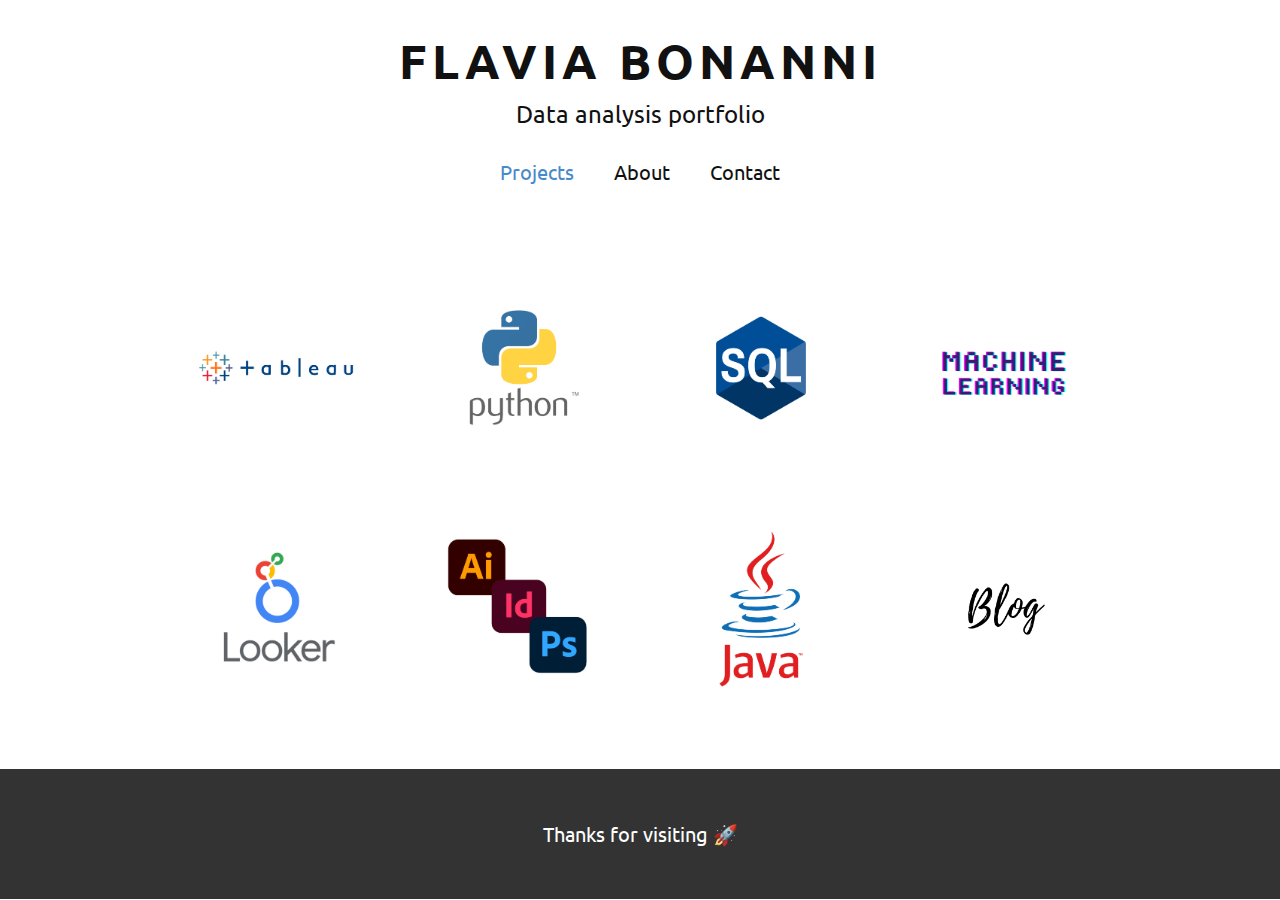
<file: index.html>
<!DOCTYPE html>
<html style="font-size: 16px;" lang="it"><head>
    <meta name="viewport" content="width=device-width, initial-scale=1.0">
    <meta charset="utf-8">
    <meta name="keywords" content="Flavia Bonanni">
    <meta name="description" content="">
    <title>Projects</title>
    <link rel="stylesheet" href="nicepage.css" media="screen">
<link rel="stylesheet" href="Projects.css" media="screen">
    <script class="u-script" type="text/javascript" src="jquery.js" defer=""></script>
    <script class="u-script" type="text/javascript" src="nicepage.js" defer=""></script>
    <meta name="generator" content="Nicepage 5.10.8, nicepage.com">
    <link id="u-theme-google-font" rel="stylesheet" href="https://fonts.googleapis.com/css?family=Ubuntu:300,300i,400,400i,500,500i,700,700i|Open+Sans:300,300i,400,400i,500,500i,600,600i,700,700i,800,800i">
    <link id="u-page-google-font" rel="stylesheet" href="https://fonts.googleapis.com/css?family=Ubuntu:300,300i,400,400i,500,500i,700,700i">
    
    
    <script type="application/ld+json">{
		"@context": "http://schema.org",
		"@type": "Organization",
		"name": "Portfolio_2"
}</script>
    <meta name="theme-color" content="#478ac9">
    <meta property="og:title" content="Projects">
    <meta property="og:type" content="website">
  <meta data-intl-tel-input-cdn-path="intlTelInput/">
  </head>
  <body data-home-page="Projects.html" data-home-page-title="Projects" class="u-body u-xl-mode" data-lang="it"><header class="u-clearfix u-header u-header" id="sec-6bba"><div class="u-clearfix u-sheet u-sheet-1">
        <h2 class="u-align-center u-custom-font u-font-ubuntu u-text u-text-default-lg u-text-default-md u-text-default-sm u-text-default-xl u-text-1">Flavia Bonanni</h2>
        <h4 class="u-text u-text-default-lg u-text-default-md u-text-default-sm u-text-default-xl u-text-2">Data analysis portfolio</h4>
        <nav class="u-align-center u-menu u-menu-one-level u-offcanvas u-menu-1">
          <div class="menu-collapse u-custom-font u-font-ubuntu" style="font-size: 1.25rem; letter-spacing: 0px;">
            <a class="u-button-style u-custom-left-right-menu-spacing u-custom-padding-bottom u-custom-top-bottom-menu-spacing u-nav-link u-text-active-palette-1-base u-text-hover-palette-2-base" href="#">
              <svg class="u-svg-link" viewBox="0 0 24 24"><use xmlns:xlink="http://www.w3.org/1999/xlink" xlink:href="#menu-hamburger"></use></svg>
              <svg class="u-svg-content" version="1.1" id="menu-hamburger" viewBox="0 0 16 16" x="0px" y="0px" xmlns:xlink="http://www.w3.org/1999/xlink" xmlns="http://www.w3.org/2000/svg"><g><rect y="1" width="16" height="2"></rect><rect y="7" width="16" height="2"></rect><rect y="13" width="16" height="2"></rect>
</g></svg>
            </a>
          </div>
          <div class="u-custom-menu u-nav-container">
            <ul class="u-custom-font u-font-ubuntu u-nav u-unstyled u-nav-1"><li class="u-nav-item"><a class="u-button-style u-nav-link u-text-active-palette-1-base u-text-hover-palette-2-base" href="Projects.html" style="padding: 10px 20px;">Projects</a>
</li><li class="u-nav-item"><a class="u-button-style u-nav-link u-text-active-palette-1-base u-text-hover-palette-2-base" href="About.html" style="padding: 10px 20px;">About</a>
</li><li class="u-nav-item"><a class="u-button-style u-nav-link u-text-active-palette-1-base u-text-hover-palette-2-base" href="Contact.html" style="padding: 10px 20px;">Contact</a>
</li></ul>
          </div>
          <div class="u-custom-menu u-nav-container-collapse">
            <div class="u-black u-container-style u-inner-container-layout u-opacity u-opacity-95 u-sidenav">
              <div class="u-inner-container-layout u-sidenav-overflow">
                <div class="u-menu-close"></div>
                <ul class="u-align-center u-nav u-popupmenu-items u-unstyled u-nav-2"><li class="u-nav-item"><a class="u-button-style u-nav-link" href="Projects.html">Projects</a>
</li><li class="u-nav-item"><a class="u-button-style u-nav-link" href="About.html">About</a>
</li><li class="u-nav-item"><a class="u-button-style u-nav-link" href="Contact.html">Contact</a>
</li></ul>
              </div>
            </div>
            <div class="u-black u-menu-overlay u-opacity u-opacity-70"></div>
          </div>
        </nav>
      </div></header>
    <section class="u-clearfix u-container-align-center-md u-white u-section-1" id="carousel_853a">
      <div class="u-container-style u-expanded-width u-group u-shape-rectangle u-video u-video-1">
        <div class="u-background-video u-expanded" style="">
          <div class="embed-responsive embed-responsive-1" id="video-container">
            <iframe style="position: absolute;top: 0;left: 0;width: 100%;height: 100%;" class="embed-responsive-item" src="https://www.youtube.com/embed/BqFSHbzSs7U?playlist=BqFSHbzSs7U&amp;loop=1&amp;mute=1&amp;showinfo=0&amp;controls=0&amp;start=0&amp;autoplay=1" data-autoplay="1" frameborder="0" allowfullscreen=""></iframe>
			<div class="mobile-background"></div>
          </div>
        </div>
        <div class="u-container-layout u-valign-middle u-container-layout-1">
          <div class="u-list u-list-1">
            <div class="u-repeater u-repeater-1">
              <div class="u-container-style u-list-item u-repeater-item">
                <div class="u-container-layout u-similar-container u-valign-top u-container-layout-2">
                  <img class="u-hover-feature u-image u-image-circle u-image-contain u-preserve-proportions u-image-1" src="images/11.png" alt="" data-image-width="1063" data-image-height="1063" data-href="https://public.tableau.com/app/profile/flavia.bonanni">
                </div>
              </div>
              <div class="u-container-style u-list-item u-repeater-item">
                <div class="u-container-layout u-similar-container u-valign-top u-container-layout-3">
                  <img class="u-hover-feature u-image u-image-circle u-image-contain u-preserve-proportions u-image-2" src="images/21.png" alt="" data-image-width="1063" data-image-height="1063" data-href="https://github.com/flbonanni/python">
                </div>
              </div>
              <div class="u-container-style u-list-item u-repeater-item">
                <div class="u-container-layout u-similar-container u-valign-top u-container-layout-4">
                  <img class="u-hover-feature u-image u-image-circle u-image-contain u-preserve-proportions u-image-3" src="images/31.png" alt="" data-image-width="1063" data-image-height="1063" data-href="https://github.com/flbonanni/SQL">
                </div>
              </div>
              <div class="u-container-style u-list-item u-repeater-item">
                <div class="u-container-layout u-similar-container u-valign-top u-container-layout-5">
                  <img class="u-hover-feature u-image u-image-circle u-image-contain u-preserve-proportions u-image-4" src="images/61.png" alt="" data-image-width="1063" data-image-height="1063" data-href="https://github.com/flbonanni/machine_learning">
                </div>
              </div>
              <div class="u-container-style u-list-item u-repeater-item">
                <div class="u-container-layout u-similar-container u-valign-top u-container-layout-6">
                  <img class="u-hover-feature u-image u-image-circle u-image-contain u-preserve-proportions u-image-5" src="images/81.png" alt="" data-image-width="1063" data-image-height="1063" data-href="https://lookerstudio.google.com/reporting/197f3d64-51ec-4d4a-9408-16b51b52ba1a">
                </div>
              </div>
              <div class="u-container-style u-list-item u-repeater-item">
                <div class="u-container-layout u-similar-container u-valign-top u-container-layout-7">
                  <img class="u-hover-feature u-image u-image-circle u-image-contain u-preserve-proportions u-image-6" src="images/glow9.png" alt="" data-image-width="1063" data-image-height="1063" data-href="https://flavia-portfolio.tumblr.com/">
                </div>
              </div>
              <div class="u-container-style u-list-item u-repeater-item">
                <div class="u-container-layout u-similar-container u-valign-top u-container-layout-8">
                  <img class="u-hover-feature u-image u-image-circle u-image-contain u-preserve-proportions u-image-7" src="images/91.png" alt="" data-image-width="1063" data-image-height="1063" data-href="https://github.com/flbonanni/metodologie_bonanni.1187711">
                </div>
              </div>
              <div class="u-container-style u-list-item u-repeater-item">
                <div class="u-container-layout u-similar-container u-valign-top u-container-layout-9">
                  <img class="u-hover-feature u-image u-image-circle u-image-contain u-preserve-proportions u-image-8" src="images/glow91.png" alt="" data-image-width="340" data-image-height="340" data-href="https://flaviabonanni.wordpress.com/">
                </div>
              </div>
            </div>
          </div>
        </div>
      </div>
      
      
      
      
      
      
      
      
      
      
      
      
      
      
      
      
      
      
      
    </section>
    
    
    <footer class="u-align-center u-clearfix u-footer u-grey-80 u-footer" id="sec-ad99"><div class="u-clearfix u-sheet u-sheet-1">
        <p class="u-custom-font u-font-ubuntu u-small-text u-text u-text-variant u-text-1">Thanks for visiting 🚀</p>
      </div></footer>
  
</body></html>
</file>
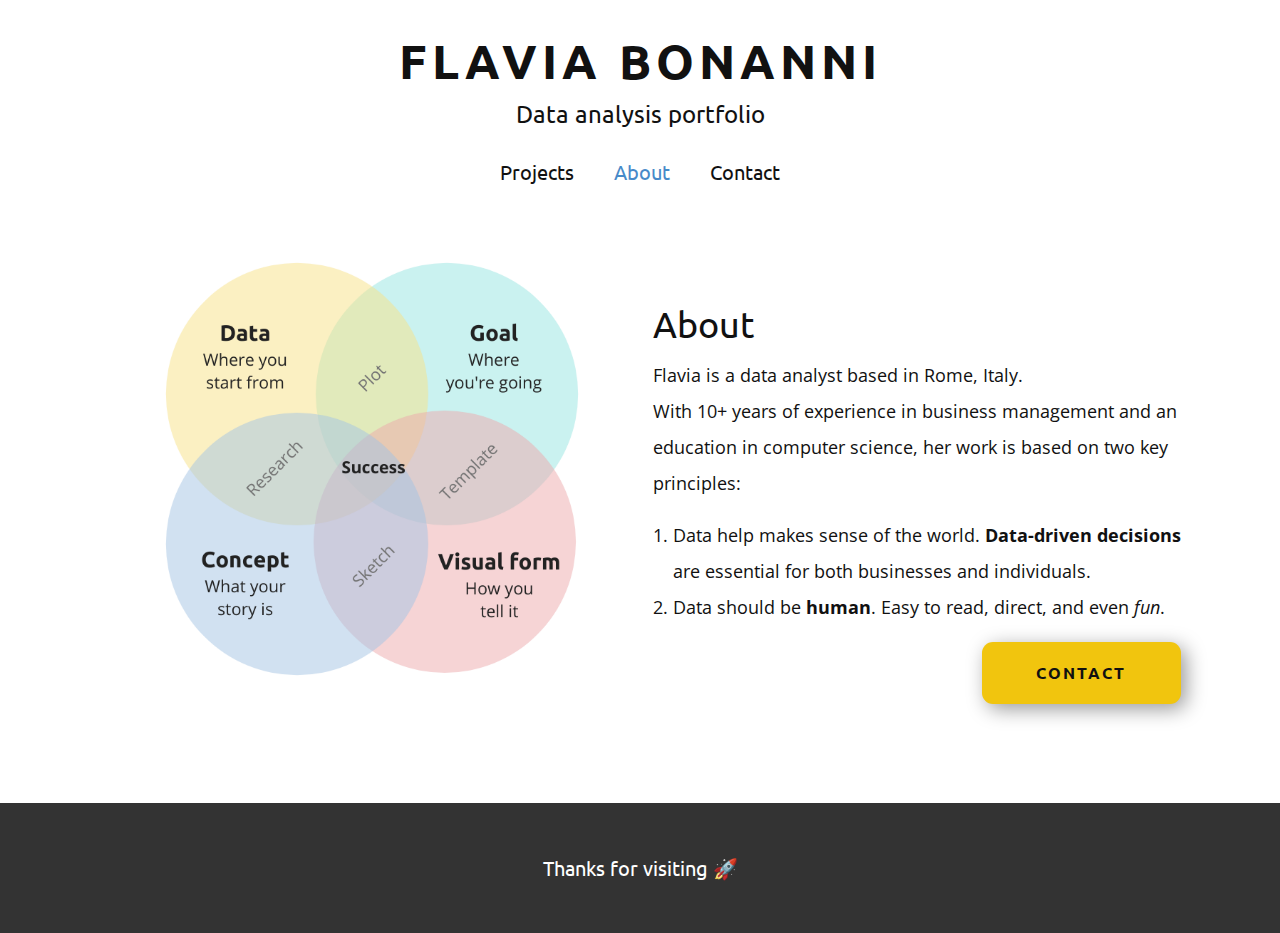
<file: About.html>
<!DOCTYPE html>
<html style="font-size: 16px;" lang="it"><head>
    <meta name="viewport" content="width=device-width, initial-scale=1.0">
    <meta charset="utf-8">
    <meta name="keywords" content="Flavia Bonanni, About">
    <meta name="description" content="">
    <title>About</title>
    <link rel="stylesheet" href="nicepage.css" media="screen">
<link rel="stylesheet" href="About.css" media="screen">
    <script class="u-script" type="text/javascript" src="jquery.js" defer=""></script>
    <script class="u-script" type="text/javascript" src="nicepage.js" defer=""></script>
    <meta name="generator" content="Nicepage 5.10.8, nicepage.com">
    <link id="u-theme-google-font" rel="stylesheet" href="https://fonts.googleapis.com/css?family=Ubuntu:300,300i,400,400i,500,500i,700,700i|Open+Sans:300,300i,400,400i,500,500i,600,600i,700,700i,800,800i">
    <link id="u-page-google-font" rel="stylesheet" href="https://fonts.googleapis.com/css?family=Ubuntu:300,300i,400,400i,500,500i,700,700i">
    
    
    <script type="application/ld+json">{
		"@context": "http://schema.org",
		"@type": "Organization",
		"name": "Portfolio_2"
}</script>
    <meta name="theme-color" content="#478ac9">
    <meta property="og:title" content="About">
    <meta property="og:type" content="website">
  <meta data-intl-tel-input-cdn-path="intlTelInput/"></head>
  <body class="u-body u-xl-mode" data-lang="it"><header class="u-clearfix u-header u-header" id="sec-6bba"><div class="u-clearfix u-sheet u-sheet-1">
        <h2 class="u-align-center u-custom-font u-font-ubuntu u-text u-text-default-lg u-text-default-md u-text-default-sm u-text-default-xl u-text-1">Flavia Bonanni</h2>
        <h4 class="u-text u-text-default-lg u-text-default-md u-text-default-sm u-text-default-xl u-text-2">Data analysis portfolio</h4>
        <nav class="u-align-center u-menu u-menu-one-level u-offcanvas u-menu-1">
          <div class="menu-collapse u-custom-font u-font-ubuntu" style="font-size: 1.25rem; letter-spacing: 0px;">
            <a class="u-button-style u-custom-left-right-menu-spacing u-custom-padding-bottom u-custom-top-bottom-menu-spacing u-nav-link u-text-active-palette-1-base u-text-hover-palette-2-base" href="#">
              <svg class="u-svg-link" viewBox="0 0 24 24"><use xmlns:xlink="http://www.w3.org/1999/xlink" xlink:href="#menu-hamburger"></use></svg>
              <svg class="u-svg-content" version="1.1" id="menu-hamburger" viewBox="0 0 16 16" x="0px" y="0px" xmlns:xlink="http://www.w3.org/1999/xlink" xmlns="http://www.w3.org/2000/svg"><g><rect y="1" width="16" height="2"></rect><rect y="7" width="16" height="2"></rect><rect y="13" width="16" height="2"></rect>
</g></svg>
            </a>
          </div>
          <div class="u-custom-menu u-nav-container">
            <ul class="u-custom-font u-font-ubuntu u-nav u-unstyled u-nav-1"><li class="u-nav-item"><a class="u-button-style u-nav-link u-text-active-palette-1-base u-text-hover-palette-2-base" href="Projects.html" style="padding: 10px 20px;">Projects</a>
</li><li class="u-nav-item"><a class="u-button-style u-nav-link u-text-active-palette-1-base u-text-hover-palette-2-base" href="About.html" style="padding: 10px 20px;">About</a>
</li><li class="u-nav-item"><a class="u-button-style u-nav-link u-text-active-palette-1-base u-text-hover-palette-2-base" href="Contact.html" style="padding: 10px 20px;">Contact</a>
</li></ul>
          </div>
          <div class="u-custom-menu u-nav-container-collapse">
            <div class="u-black u-container-style u-inner-container-layout u-opacity u-opacity-95 u-sidenav">
              <div class="u-inner-container-layout u-sidenav-overflow">
                <div class="u-menu-close"></div>
                <ul class="u-align-center u-nav u-popupmenu-items u-unstyled u-nav-2"><li class="u-nav-item"><a class="u-button-style u-nav-link" href="Projects.html">Projects</a>
</li><li class="u-nav-item"><a class="u-button-style u-nav-link" href="About.html">About</a>
</li><li class="u-nav-item"><a class="u-button-style u-nav-link" href="Contact.html">Contact</a>
</li></ul>
              </div>
            </div>
            <div class="u-black u-menu-overlay u-opacity u-opacity-70"></div>
          </div>
        </nav>
      </div></header>
    <section class="u-clearfix u-section-1" id="carousel_8452">
      <div class="u-clearfix u-sheet u-sheet-1">
        <div class="u-container-style u-group u-shape-rectangle u-group-1">
          <div class="u-container-layout u-container-layout-1">
            <img class="u-image u-image-contain u-image-default u-preserve-proportions u-image-1" src="images/MarketingMix4CerchiDiagrammadiVenn10001000px.png" alt="" data-image-width="800" data-image-height="800">
          </div>
        </div>
		<div class="mobile-only-br">
		<br>
		<br>
		<br>
		<br>
		<br>
		<br>
		<br>
		<br></div>
        <div class="u-container-style u-group u-shape-rectangle u-group-2">
          <div class="u-container-layout u-container-layout-2">
            <h3 class="u-align-left u-text u-text-1">About</h3>
            <p class="u-align-left u-text u-text-2">Flavia is a data analyst based in Rome, Italy.<br>With 10+ years of experience in business management and an education in computer science, her work is based on two key principles:<br>
            </p>
            <ol class="u-align-left u-text u-text-3">
              <li>Data help makes sense of the world. <span style="font-weight: 700;">Data-driven decisions</span> are essential for both businesses and individuals.
              </li>
              <li>Data should be <span style="font-weight: 700;">human</span>. Easy to read, direct, and even <span style="font-style: italic;">fun</span>.
              </li>
            </ol>
            <a href="Contact.html" class="u-active-black u-align-left u-border-2 u-border-grey-75 u-btn u-btn-round u-button-style u-custom-font u-font-ubuntu u-hover-black u-palette-3-base u-radius-11 u-text-body-color u-text-hover-white u-btn-1" target="_blank">contact</a>
          </div>
        </div>
      </div>
    </section>
    
    
    <footer class="u-align-center u-clearfix u-footer u-grey-80 u-footer" id="sec-ad99"><div class="u-clearfix u-sheet u-sheet-1">
        <p class="u-custom-font u-font-ubuntu u-small-text u-text u-text-variant u-text-1">Thanks for visiting 🚀</p>
      </div></footer>
  
</body></html>
</file>
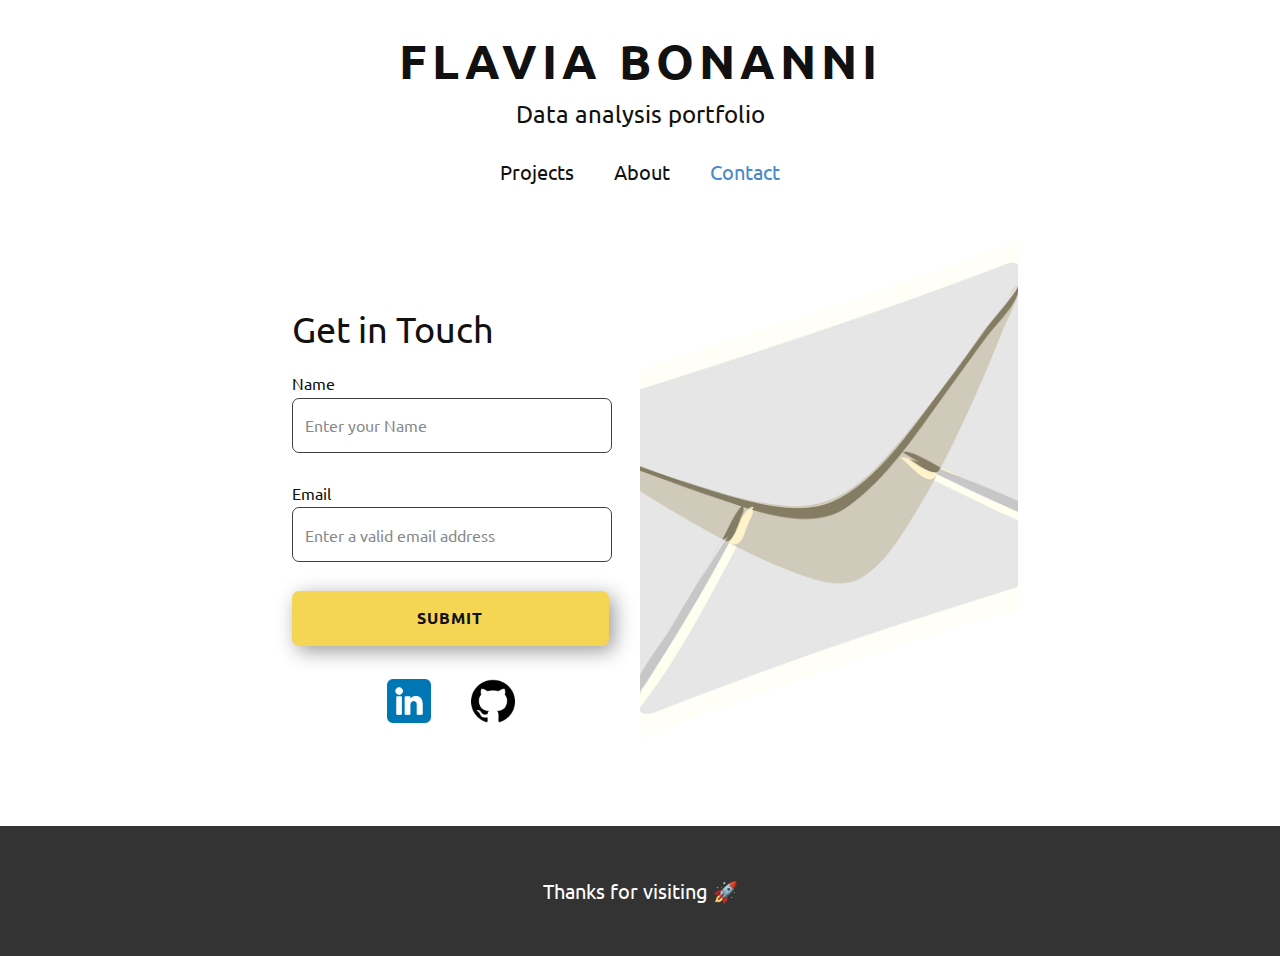
<file: Contact.html>
<!DOCTYPE html>
<html style="font-size: 16px;" lang="it"><head>
    <meta name="viewport" content="width=device-width, initial-scale=1.0">
    <meta charset="utf-8">
    <meta name="keywords" content="Flavia Bonanni, ​Get in Touch">
    <meta name="description" content="">
    <title>Contact</title>
    <link rel="stylesheet" href="nicepage.css" media="screen">
<link rel="stylesheet" href="Contact.css" media="screen">
    <script class="u-script" type="text/javascript" src="jquery.js" defer=""></script>
    <script class="u-script" type="text/javascript" src="nicepage.js" defer=""></script>
    <meta name="generator" content="Nicepage 5.10.8, nicepage.com">
    <meta name="referrer" content="origin">
    <link id="u-theme-google-font" rel="stylesheet" href="https://fonts.googleapis.com/css?family=Ubuntu:300,300i,400,400i,500,500i,700,700i|Open+Sans:300,300i,400,400i,500,500i,600,600i,700,700i,800,800i">
    <link id="u-page-google-font" rel="stylesheet" href="https://fonts.googleapis.com/css?family=Ubuntu:300,300i,400,400i,500,500i,700,700i">
    
    
    <script type="application/ld+json">{
		"@context": "http://schema.org",
		"@type": "Organization",
		"name": "Portfolio_2"
}</script>
    <meta name="theme-color" content="#478ac9">
    <meta property="og:title" content="Contact">
    <meta property="og:type" content="website">
  <meta data-intl-tel-input-cdn-path="intlTelInput/"></head>
  <body class="u-body u-xl-mode" data-lang="it"><header class="u-clearfix u-header u-header" id="sec-6bba"><div class="u-clearfix u-sheet u-sheet-1">
        <h2 class="u-align-center u-custom-font u-font-ubuntu u-text u-text-default-lg u-text-default-md u-text-default-sm u-text-default-xl u-text-1">Flavia Bonanni</h2>
        <h4 class="u-text u-text-default-lg u-text-default-md u-text-default-sm u-text-default-xl u-text-2">Data analysis portfolio</h4>
        <nav class="u-align-center u-menu u-menu-one-level u-offcanvas u-menu-1">
          <div class="menu-collapse u-custom-font u-font-ubuntu" style="font-size: 1.25rem; letter-spacing: 0px;">
            <a class="u-button-style u-custom-left-right-menu-spacing u-custom-padding-bottom u-custom-top-bottom-menu-spacing u-nav-link u-text-active-palette-1-base u-text-hover-palette-2-base" href="#">
              <svg class="u-svg-link" viewBox="0 0 24 24"><use xmlns:xlink="http://www.w3.org/1999/xlink" xlink:href="#menu-hamburger"></use></svg>
              <svg class="u-svg-content" version="1.1" id="menu-hamburger" viewBox="0 0 16 16" x="0px" y="0px" xmlns:xlink="http://www.w3.org/1999/xlink" xmlns="http://www.w3.org/2000/svg"><g><rect y="1" width="16" height="2"></rect><rect y="7" width="16" height="2"></rect><rect y="13" width="16" height="2"></rect>
</g></svg>
            </a>
          </div>
          <div class="u-custom-menu u-nav-container">
            <ul class="u-custom-font u-font-ubuntu u-nav u-unstyled u-nav-1"><li class="u-nav-item"><a class="u-button-style u-nav-link u-text-active-palette-1-base u-text-hover-palette-2-base" href="Projects.html" style="padding: 10px 20px;">Projects</a>
</li><li class="u-nav-item"><a class="u-button-style u-nav-link u-text-active-palette-1-base u-text-hover-palette-2-base" href="About.html" style="padding: 10px 20px;">About</a>
</li><li class="u-nav-item"><a class="u-button-style u-nav-link u-text-active-palette-1-base u-text-hover-palette-2-base" href="Contact.html" style="padding: 10px 20px;">Contact</a>
</li></ul>
          </div>
          <div class="u-custom-menu u-nav-container-collapse">
            <div class="u-black u-container-style u-inner-container-layout u-opacity u-opacity-95 u-sidenav">
              <div class="u-inner-container-layout u-sidenav-overflow">
                <div class="u-menu-close"></div>
                <ul class="u-align-center u-nav u-popupmenu-items u-unstyled u-nav-2"><li class="u-nav-item"><a class="u-button-style u-nav-link" href="Projects.html">Projects</a>
</li><li class="u-nav-item"><a class="u-button-style u-nav-link" href="About.html">About</a>
</li><li class="u-nav-item"><a class="u-button-style u-nav-link" href="Contact.html">Contact</a>
</li></ul>
              </div>
            </div>
            <div class="u-black u-menu-overlay u-opacity u-opacity-70"></div>
          </div>
        </nav>
      </div></header>
    <section class="u-clearfix u-section-1" id="carousel_16a5">
      <div class="u-clearfix u-sheet u-sheet-1">
        <div class="u-clearfix u-layout-wrap u-layout-wrap-1">
          <div class="u-layout">
            <div class="u-layout-row">
              <div class="u-align-left u-container-style u-layout-cell u-size-30 u-white u-layout-cell-1">
                <div class="u-container-layout u-valign-bottom u-container-layout-1">
                  <h3 class="u-align-left u-text u-text-1"> Get in Touch</h3>
                  <div class="u-align-left u-form u-form-1">
                    <form action="https://forms.nicepagesrv.com/v2/form/process" class="u-clearfix u-form-spacing-28 u-form-vertical u-inner-form" style="padding: 0px;" source="email" name="form">
                      <div class="u-form-group u-form-name u-label-top">
                        <label for="name-5a14" class="u-custom-font u-font-ubuntu u-label" wfd-invisible="true">Name</label>
                        <input type="text" placeholder="Enter your Name" id="name-5a14" name="name" class="u-border-grey-75 u-custom-font u-font-ubuntu u-input u-input-rectangle u-none u-radius-7 u-input-1" required="">
                      </div>
                      <div class="u-form-email u-form-group u-label-top">
                        <label for="email-5a14" class="u-custom-font u-font-ubuntu u-label" wfd-invisible="true">Email</label>
                        <input type="email" placeholder="Enter a valid email address" id="email-5a14" name="email" class="u-border-grey-75 u-custom-font u-font-ubuntu u-input u-input-rectangle u-none u-radius-7 u-input-2" required="">
                      </div>
                      <div class="u-align-left u-form-group u-form-submit u-label-top">
                        <input type="submit" value="submit" class="u-form-control-hidden" wfd-invisible="true">
                        <a href="#" class="u-active-black u-border-2 u-border-grey-75 u-btn u-btn-round u-btn-submit u-button-style u-custom-font u-heading-font u-hover-black u-palette-3-light-1 u-radius-7 u-text-active-white u-text-body-color u-text-hover-white u-btn-1">Submit</a>
                      </div>
                      <div class="u-form-send-message u-form-send-success" wfd-invisible="true"> Thank you! Your message has been sent. </div>
                      <div class="u-form-send-error u-form-send-message" wfd-invisible="true"> Unable to send your message. Please fix errors then try again. </div>
                      <input type="hidden" value="" name="recaptchaResponse" wfd-invisible="true">
                      <input type="hidden" name="formServices" value="c7e1107b-6c21-63a6-a067-fb8247401132">
                    </form>
                  </div>
                  <div class="u-social-icons u-spacing-40 u-social-icons-1">
                    <a class="u-social-url" target="_blank" data-type="LinkedIn" title="LinkedIn" href="https://www.linkedin.com/in/flavia-bonanni-223467151/"><span class="u-file-icon u-icon u-social-icon u-social-linkedin u-icon-1"><img src="images/3536505.png" alt=""></span>
                    </a>
                    <a class="u-social-url" target="_blank" data-type="Github" title="Github" href="https://github.com/flbonanni/"><span class="u-file-icon u-icon u-social-github u-social-icon u-icon-2"><img src="images/2111432.png" alt=""></span>
                    </a>
                  </div>
                </div>
              </div>
              <div class="u-container-style u-image u-layout-cell u-size-30 u-image-1" data-animation-name="" data-animation-duration="0" data-animation-delay="0" data-animation-direction="" data-image-width="1280" data-image-height="1062">
                <div class="u-container-layout u-valign-middle u-container-layout-2"></div>
              </div>
            </div>
          </div>
        </div>
      </div>
    </section>
    
    
    <footer class="u-align-center u-clearfix u-footer u-grey-80 u-footer" id="sec-ad99"><div class="u-clearfix u-sheet u-sheet-1">
        <p class="u-custom-font u-font-ubuntu u-small-text u-text u-text-variant u-text-1">Thanks for visiting 🚀</p>
      </div></footer>
  
</body></html>
</file>
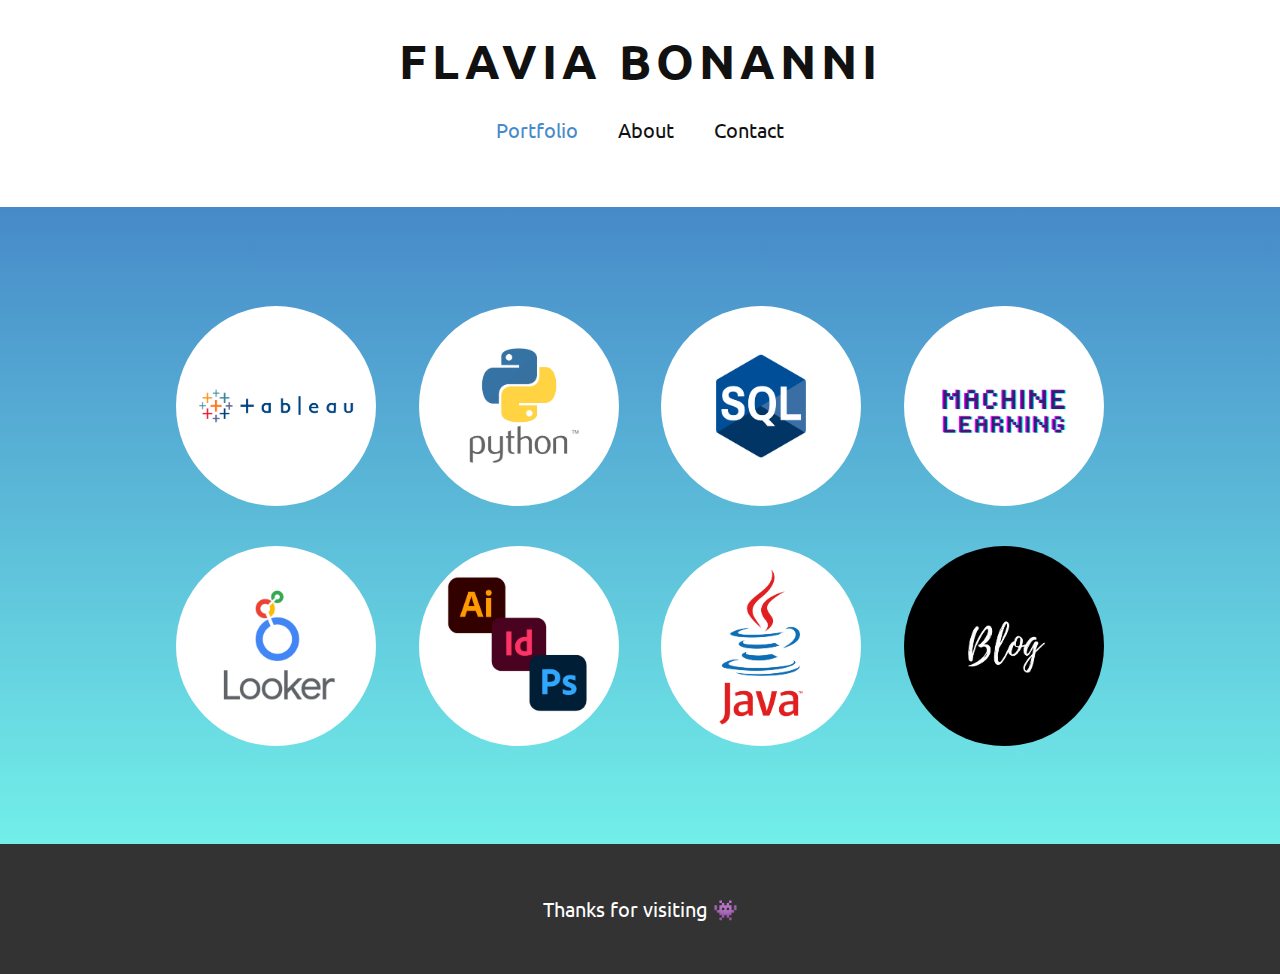
<file: Portfolio.html>
<!DOCTYPE html>
<html style="font-size: 16px;" lang="it"><head>
    <meta name="viewport" content="width=device-width, initial-scale=1.0">
    <meta charset="utf-8">
    <meta name="keywords" content="Flavia Bonanni">
    <meta name="description" content="">
    <title>Portfolio</title>
    <link rel="stylesheet" href="nicepage.css" media="screen">
<link rel="stylesheet" href="Portfolio.css" media="screen">
    <script class="u-script" type="text/javascript" src="jquery.js" defer=""></script>
    <script class="u-script" type="text/javascript" src="nicepage.js" defer=""></script>
    <meta name="generator" content="Nicepage 5.10.3, nicepage.com">
    <link id="u-theme-google-font" rel="stylesheet" href="https://fonts.googleapis.com/css?family=Ubuntu:300,300i,400,400i,500,500i,700,700i|Open+Sans:300,300i,400,400i,500,500i,600,600i,700,700i,800,800i">
    <link id="u-page-google-font" rel="stylesheet" href="https://fonts.googleapis.com/css?family=Ubuntu:300,300i,400,400i,500,500i,700,700i">
    
    
    <script type="application/ld+json">{
		"@context": "http://schema.org",
		"@type": "Organization",
		"name": "Portfolio_2"
}</script>
    <meta name="theme-color" content="#478ac9">
    <meta property="og:title" content="Portfolio">
    <meta property="og:type" content="website">
  <meta data-intl-tel-input-cdn-path="intlTelInput/"></head>
  <body class="u-body u-xl-mode" data-lang="it"><header class="u-clearfix u-header u-header" id="sec-6bba"><div class="u-clearfix u-sheet u-sheet-1">
        <h2 class="u-align-center u-custom-font u-font-ubuntu u-text u-text-default u-text-1">Flavia Bonanni</h2>
        <nav class="u-align-center u-menu u-menu-one-level u-offcanvas u-menu-1">
          <div class="menu-collapse u-custom-font u-font-ubuntu" style="font-size: 1.5rem; letter-spacing: 0px;">
            <a class="u-button-style u-custom-left-right-menu-spacing u-custom-padding-bottom u-custom-top-bottom-menu-spacing u-nav-link u-text-active-palette-1-base u-text-hover-palette-2-base" href="#">
              <svg class="u-svg-link" viewBox="0 0 24 24"><use xmlns:xlink="http://www.w3.org/1999/xlink" xlink:href="#menu-hamburger"></use></svg>
              <svg class="u-svg-content" version="1.1" id="menu-hamburger" viewBox="0 0 16 16" x="0px" y="0px" xmlns:xlink="http://www.w3.org/1999/xlink" xmlns="http://www.w3.org/2000/svg"><g><rect y="1" width="16" height="2"></rect><rect y="7" width="16" height="2"></rect><rect y="13" width="16" height="2"></rect>
</g></svg>
            </a>
          </div>
          <div class="u-custom-menu u-nav-container">
            <ul class="u-custom-font u-font-ubuntu u-nav u-unstyled u-nav-1"><li class="u-nav-item"><a class="u-button-style u-nav-link u-text-active-palette-1-base u-text-hover-palette-2-base" href="Portfolio.html" style="padding: 10px 20px;">Portfolio</a>
</li><li class="u-nav-item"><a class="u-button-style u-nav-link u-text-active-palette-1-base u-text-hover-palette-2-base" href="About.html" style="padding: 10px 20px;">About</a>
</li><li class="u-nav-item"><a class="u-button-style u-nav-link u-text-active-palette-1-base u-text-hover-palette-2-base" href="Contact.html" style="padding: 10px 20px;">Contact</a>
</li></ul>
          </div>
          <div class="u-custom-menu u-nav-container-collapse">
            <div class="u-black u-container-style u-inner-container-layout u-opacity u-opacity-95 u-sidenav">
              <div class="u-inner-container-layout u-sidenav-overflow">
                <div class="u-menu-close"></div>
                <ul class="u-align-center u-nav u-popupmenu-items u-unstyled u-nav-2"><li class="u-nav-item"><a class="u-button-style u-nav-link" href="Portfolio.html">Portfolio</a>
</li><li class="u-nav-item"><a class="u-button-style u-nav-link" href="About.html">About</a>
</li><li class="u-nav-item"><a class="u-button-style u-nav-link" href="Contact.html">Contact</a>
</li></ul>
              </div>
            </div>
            <div class="u-black u-menu-overlay u-opacity u-opacity-70"></div>
          </div>
        </nav>
      </div></header>
    <section class="u-clearfix u-container-align-center-md u-white u-section-1" id="carousel_853a">
      <div class="u-container-style u-expanded-width u-gradient u-group u-shape-rectangle u-group-1">
        <div class="u-container-layout u-valign-middle u-container-layout-1">
          <div class="u-list u-list-1">
            <div class="u-repeater u-repeater-1">
              <div class="u-container-style u-list-item u-repeater-item">
                <div class="u-container-layout u-similar-container u-valign-top u-container-layout-2">
                  <img class="u-hover-feature u-image u-image-circle u-image-contain u-preserve-proportions u-image-1" src="images/11.png" alt="" data-image-width="1063" data-image-height="1063" data-href="https://public.tableau.com/app/profile/flavia.bonanni">
                </div>
              </div>
              <div class="u-container-style u-list-item u-repeater-item">
                <div class="u-container-layout u-similar-container u-valign-top u-container-layout-3">
                  <img class="u-hover-feature u-image u-image-circle u-image-contain u-preserve-proportions u-image-2" src="images/21.png" alt="" data-image-width="1063" data-image-height="1063" data-href="https://nicepage.com">
                </div>
              </div>
              <div class="u-container-style u-list-item u-repeater-item">
                <div class="u-container-layout u-similar-container u-valign-top u-container-layout-4">
                  <img class="u-hover-feature u-image u-image-circle u-image-contain u-preserve-proportions u-image-3" src="images/31.png" alt="" data-image-width="1063" data-image-height="1063" data-href="https://nicepage.com">
                </div>
              </div>
              <div class="u-container-style u-list-item u-repeater-item">
                <div class="u-container-layout u-similar-container u-valign-top u-container-layout-5">
                  <img class="u-hover-feature u-image u-image-circle u-image-contain u-preserve-proportions u-image-4" src="images/61.png" alt="" data-image-width="1063" data-image-height="1063" data-href="https://nicepage.com">
                </div>
              </div>
              <div class="u-container-style u-list-item u-repeater-item">
                <div class="u-container-layout u-similar-container u-valign-top u-container-layout-6">
                  <img class="u-hover-feature u-image u-image-circle u-image-contain u-preserve-proportions u-image-5" src="images/81.png" alt="" data-image-width="1063" data-image-height="1063" data-href="https://nicepage.com">
                </div>
              </div>
              <div class="u-container-style u-list-item u-repeater-item">
                <div class="u-container-layout u-similar-container u-valign-top u-container-layout-7">
                  <img class="u-hover-feature u-image u-image-circle u-image-contain u-preserve-proportions u-image-6" src="images/glow9.png" alt="" data-image-width="1063" data-image-height="1063" data-href="https://nicepage.com">
                </div>
              </div>
              <div class="u-container-style u-list-item u-repeater-item">
                <div class="u-container-layout u-similar-container u-valign-top u-container-layout-8">
                  <img class="u-hover-feature u-image u-image-circle u-image-contain u-preserve-proportions u-image-7" src="images/91.png" alt="" data-image-width="1063" data-image-height="1063" data-href="https://nicepage.com">
                </div>
              </div>
              <div class="u-container-style u-list-item u-repeater-item">
                <div class="u-container-layout u-similar-container u-valign-top u-container-layout-9">
                  <img class="u-hover-feature u-image u-image-circle u-image-contain u-preserve-proportions u-image-8" src="images/51.png" alt="" data-image-width="1063" data-image-height="1063" data-href="https://nicepage.com">
                </div>
              </div>
            </div>
          </div>
        </div>
      </div>
      
      
      
      
      
      
      
      
      
      
      
      
      
      
      
      
      
      
      
    </section>
    
    
    <footer class="u-align-center u-clearfix u-footer u-grey-80 u-footer" id="sec-ad99"><div class="u-clearfix u-sheet u-sheet-1">
        <p class="u-custom-font u-font-ubuntu u-small-text u-text u-text-variant u-text-1">Thanks for visiting 👾</p>
      </div></footer>
  
</body></html>
</file>
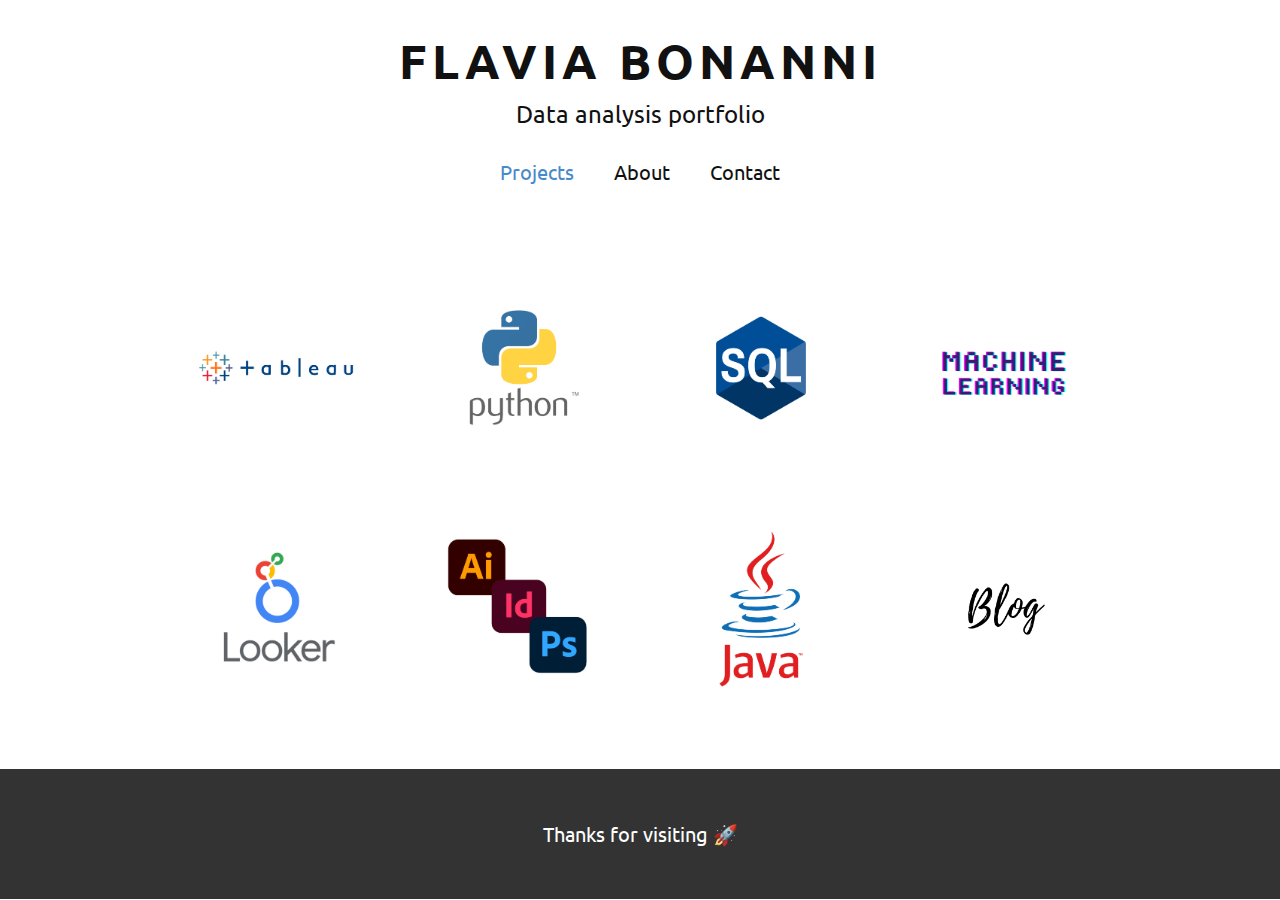
<file: Projects.html>
<!DOCTYPE html>
<html style="font-size: 16px;" lang="it"><head>
    <meta name="viewport" content="width=device-width, initial-scale=1.0">
    <meta charset="utf-8">
    <meta name="keywords" content="Flavia Bonanni">
    <meta name="description" content="">
    <title>Projects</title>
    <link rel="stylesheet" href="nicepage.css" media="screen">
<link rel="stylesheet" href="Projects.css" media="screen">
    <script class="u-script" type="text/javascript" src="jquery.js" defer=""></script>
    <script class="u-script" type="text/javascript" src="nicepage.js" defer=""></script>
    <meta name="generator" content="Nicepage 5.10.8, nicepage.com">
    <link id="u-theme-google-font" rel="stylesheet" href="https://fonts.googleapis.com/css?family=Ubuntu:300,300i,400,400i,500,500i,700,700i|Open+Sans:300,300i,400,400i,500,500i,600,600i,700,700i,800,800i">
    <link id="u-page-google-font" rel="stylesheet" href="https://fonts.googleapis.com/css?family=Ubuntu:300,300i,400,400i,500,500i,700,700i">
    
    
    <script type="application/ld+json">{
		"@context": "http://schema.org",
		"@type": "Organization",
		"name": "Portfolio_2"
}</script>
    <meta name="theme-color" content="#478ac9">
    <meta property="og:title" content="Projects">
    <meta property="og:type" content="website">
  <meta data-intl-tel-input-cdn-path="intlTelInput/"></head>
  <body class="u-body u-xl-mode" data-lang="it"><header class="u-clearfix u-header u-header" id="sec-6bba"><div class="u-clearfix u-sheet u-sheet-1">
        <h2 class="u-align-center u-custom-font u-font-ubuntu u-text u-text-default-lg u-text-default-md u-text-default-sm u-text-default-xl u-text-1">Flavia Bonanni</h2>
        <h4 class="u-text u-text-default-lg u-text-default-md u-text-default-sm u-text-default-xl u-text-2">Data analysis portfolio</h4>
        <nav class="u-align-center u-menu u-menu-one-level u-offcanvas u-menu-1">
          <div class="menu-collapse u-custom-font u-font-ubuntu" style="font-size: 1.25rem; letter-spacing: 0px;">
            <a class="u-button-style u-custom-left-right-menu-spacing u-custom-padding-bottom u-custom-top-bottom-menu-spacing u-nav-link u-text-active-palette-1-base u-text-hover-palette-2-base" href="#">
              <svg class="u-svg-link" viewBox="0 0 24 24"><use xmlns:xlink="http://www.w3.org/1999/xlink" xlink:href="#menu-hamburger"></use></svg>
              <svg class="u-svg-content" version="1.1" id="menu-hamburger" viewBox="0 0 16 16" x="0px" y="0px" xmlns:xlink="http://www.w3.org/1999/xlink" xmlns="http://www.w3.org/2000/svg"><g><rect y="1" width="16" height="2"></rect><rect y="7" width="16" height="2"></rect><rect y="13" width="16" height="2"></rect>
</g></svg>
            </a>
          </div>
          <div class="u-custom-menu u-nav-container">
            <ul class="u-custom-font u-font-ubuntu u-nav u-unstyled u-nav-1"><li class="u-nav-item"><a class="u-button-style u-nav-link u-text-active-palette-1-base u-text-hover-palette-2-base" href="Projects.html" style="padding: 10px 20px;">Projects</a>
</li><li class="u-nav-item"><a class="u-button-style u-nav-link u-text-active-palette-1-base u-text-hover-palette-2-base" href="About.html" style="padding: 10px 20px;">About</a>
</li><li class="u-nav-item"><a class="u-button-style u-nav-link u-text-active-palette-1-base u-text-hover-palette-2-base" href="Contact.html" style="padding: 10px 20px;">Contact</a>
</li></ul>
          </div>
          <div class="u-custom-menu u-nav-container-collapse">
            <div class="u-black u-container-style u-inner-container-layout u-opacity u-opacity-95 u-sidenav">
              <div class="u-inner-container-layout u-sidenav-overflow">
                <div class="u-menu-close"></div>
                <ul class="u-align-center u-nav u-popupmenu-items u-unstyled u-nav-2"><li class="u-nav-item"><a class="u-button-style u-nav-link" href="Projects.html">Projects</a>
</li><li class="u-nav-item"><a class="u-button-style u-nav-link" href="About.html">About</a>
</li><li class="u-nav-item"><a class="u-button-style u-nav-link" href="Contact.html">Contact</a>
</li></ul>
              </div>
            </div>
            <div class="u-black u-menu-overlay u-opacity u-opacity-70"></div>
          </div>
        </nav>
      </div></header>
    <section class="u-clearfix u-container-align-center-md u-white u-section-1" id="carousel_853a">
      <div class="u-container-style u-expanded-width u-group u-shape-rectangle u-video u-video-1">
        <div class="u-background-video u-expanded" style="">
          <div class="embed-responsive embed-responsive-1" id="video-container">
            <iframe style="position: absolute;top: 0;left: 0;width: 100%;height: 100%;" class="embed-responsive-item" src="https://www.youtube.com/embed/BqFSHbzSs7U?playlist=BqFSHbzSs7U&amp;loop=1&amp;mute=1&amp;showinfo=0&amp;controls=0&amp;start=0&amp;autoplay=1" data-autoplay="1" frameborder="0" allowfullscreen=""></iframe>
			<div class="mobile-background"></div>
          </div>
        </div>
        <div class="u-container-layout u-valign-middle u-container-layout-1">
          <div class="u-list u-list-1">
            <div class="u-repeater u-repeater-1">
              <div class="u-container-style u-list-item u-repeater-item">
                <div class="u-container-layout u-similar-container u-valign-top u-container-layout-2">
                  <img class="u-hover-feature u-image u-image-circle u-image-contain u-preserve-proportions u-image-1" src="images/11.png" alt="" data-image-width="1063" data-image-height="1063" data-href="https://public.tableau.com/app/profile/flavia.bonanni">
                </div>
              </div>
              <div class="u-container-style u-list-item u-repeater-item">
                <div class="u-container-layout u-similar-container u-valign-top u-container-layout-3">
                  <img class="u-hover-feature u-image u-image-circle u-image-contain u-preserve-proportions u-image-2" src="images/21.png" alt="" data-image-width="1063" data-image-height="1063" data-href="https://github.com/flbonanni/python">
                </div>
              </div>
              <div class="u-container-style u-list-item u-repeater-item">
                <div class="u-container-layout u-similar-container u-valign-top u-container-layout-4">
                  <img class="u-hover-feature u-image u-image-circle u-image-contain u-preserve-proportions u-image-3" src="images/31.png" alt="" data-image-width="1063" data-image-height="1063" data-href="https://github.com/flbonanni/SQL">
                </div>
              </div>
              <div class="u-container-style u-list-item u-repeater-item">
                <div class="u-container-layout u-similar-container u-valign-top u-container-layout-5">
                  <img class="u-hover-feature u-image u-image-circle u-image-contain u-preserve-proportions u-image-4" src="images/61.png" alt="" data-image-width="1063" data-image-height="1063" data-href="https://github.com/flbonanni/machine_learning">
                </div>
              </div>
              <div class="u-container-style u-list-item u-repeater-item">
                <div class="u-container-layout u-similar-container u-valign-top u-container-layout-6">
                  <img class="u-hover-feature u-image u-image-circle u-image-contain u-preserve-proportions u-image-5" src="images/81.png" alt="" data-image-width="1063" data-image-height="1063" data-href="https://lookerstudio.google.com/reporting/197f3d64-51ec-4d4a-9408-16b51b52ba1a">
                </div>
              </div>
              <div class="u-container-style u-list-item u-repeater-item">
                <div class="u-container-layout u-similar-container u-valign-top u-container-layout-7">
                  <img class="u-hover-feature u-image u-image-circle u-image-contain u-preserve-proportions u-image-6" src="images/glow9.png" alt="" data-image-width="1063" data-image-height="1063" data-href="https://flavia-portfolio.tumblr.com/">
                </div>
              </div>
              <div class="u-container-style u-list-item u-repeater-item">
                <div class="u-container-layout u-similar-container u-valign-top u-container-layout-8">
                  <img class="u-hover-feature u-image u-image-circle u-image-contain u-preserve-proportions u-image-7" src="images/91.png" alt="" data-image-width="1063" data-image-height="1063" data-href="https://github.com/flbonanni/metodologie_bonanni.1187711">
                </div>
              </div>
              <div class="u-container-style u-list-item u-repeater-item">
                <div class="u-container-layout u-similar-container u-valign-top u-container-layout-9">
                  <img class="u-hover-feature u-image u-image-circle u-image-contain u-preserve-proportions u-image-8" src="images/glow91.png" alt="" data-image-width="340" data-image-height="340" data-href="https://flaviabonanni.wordpress.com/">
                </div>
              </div>
            </div>
          </div>
        </div>
      </div>
      
      
      
      
      
      
      
      
      
      
      
      
      
      
      
      
      
      
      
    </section>
    
    
    <footer class="u-align-center u-clearfix u-footer u-grey-80 u-footer" id="sec-ad99"><div class="u-clearfix u-sheet u-sheet-1">
        <p class="u-custom-font u-font-ubuntu u-small-text u-text u-text-variant u-text-1">Thanks for visiting 🚀</p>
      </div></footer>

</body></html>
</file>
